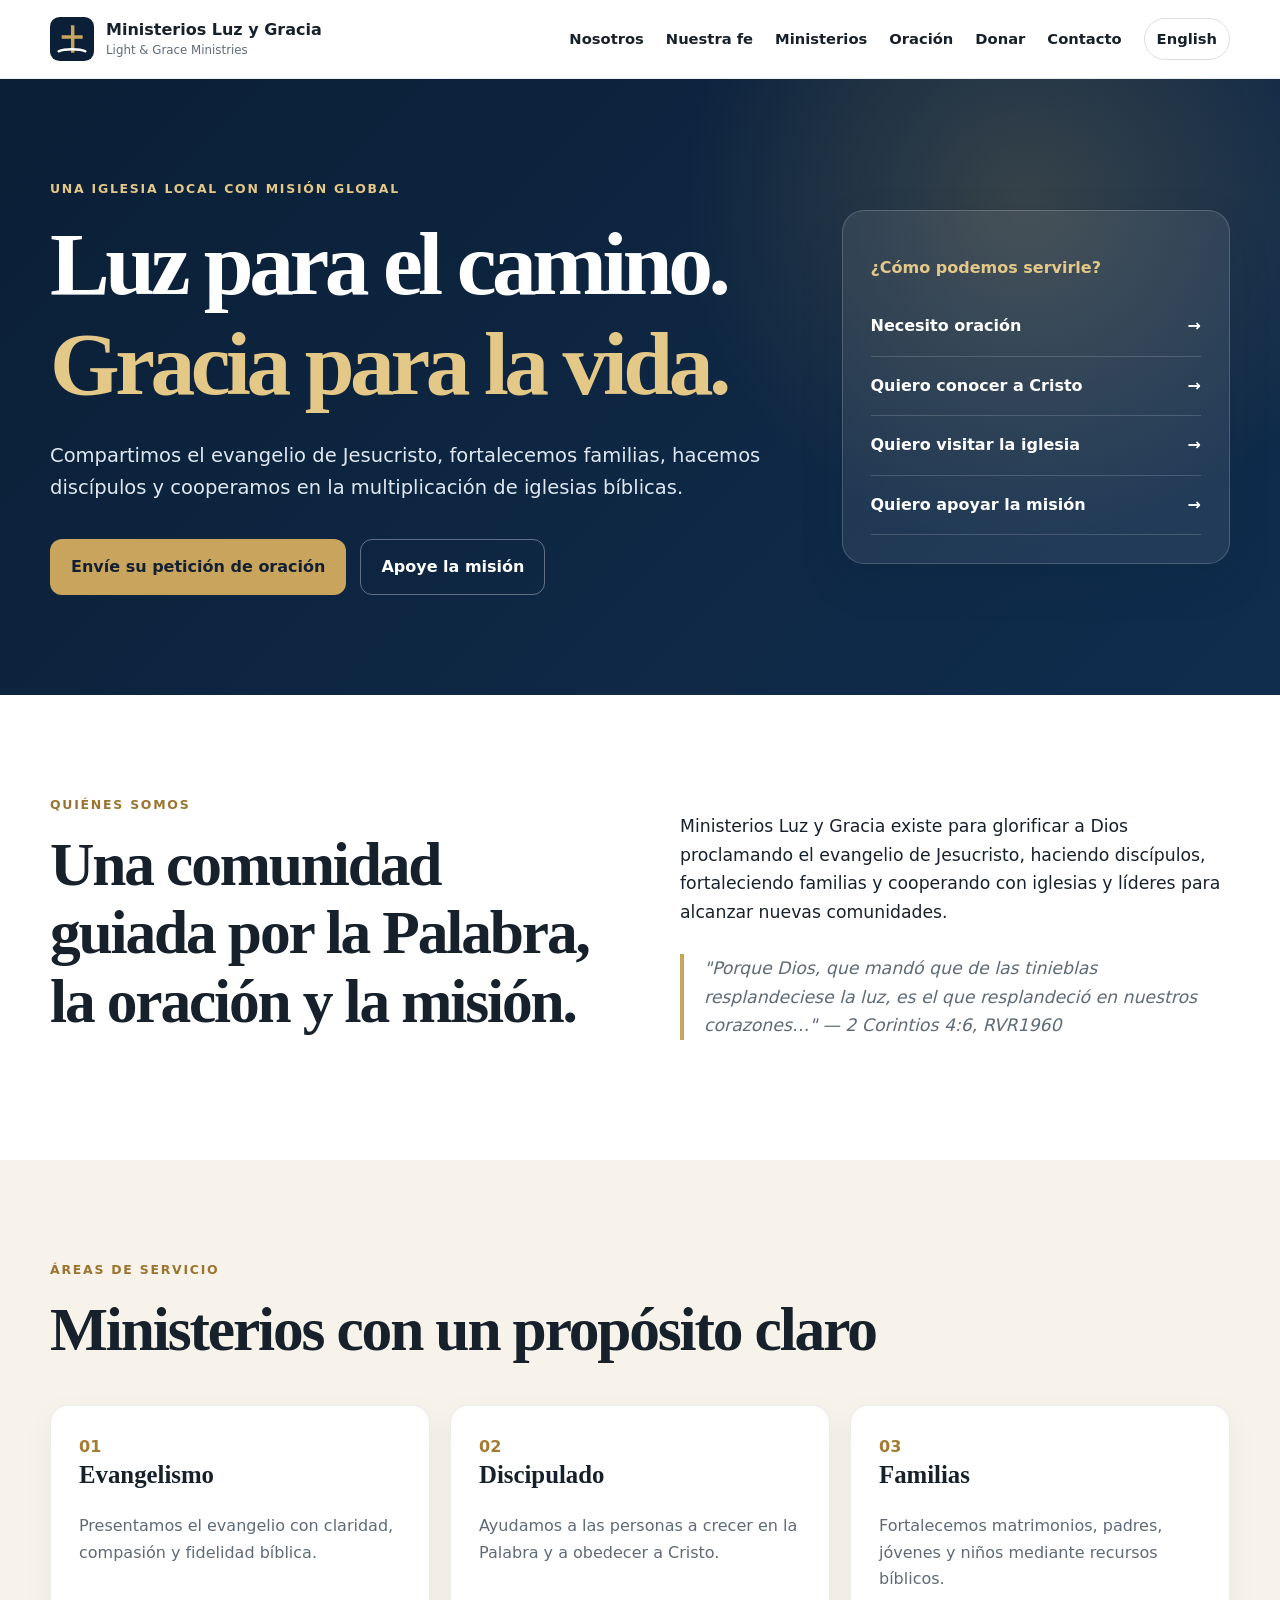
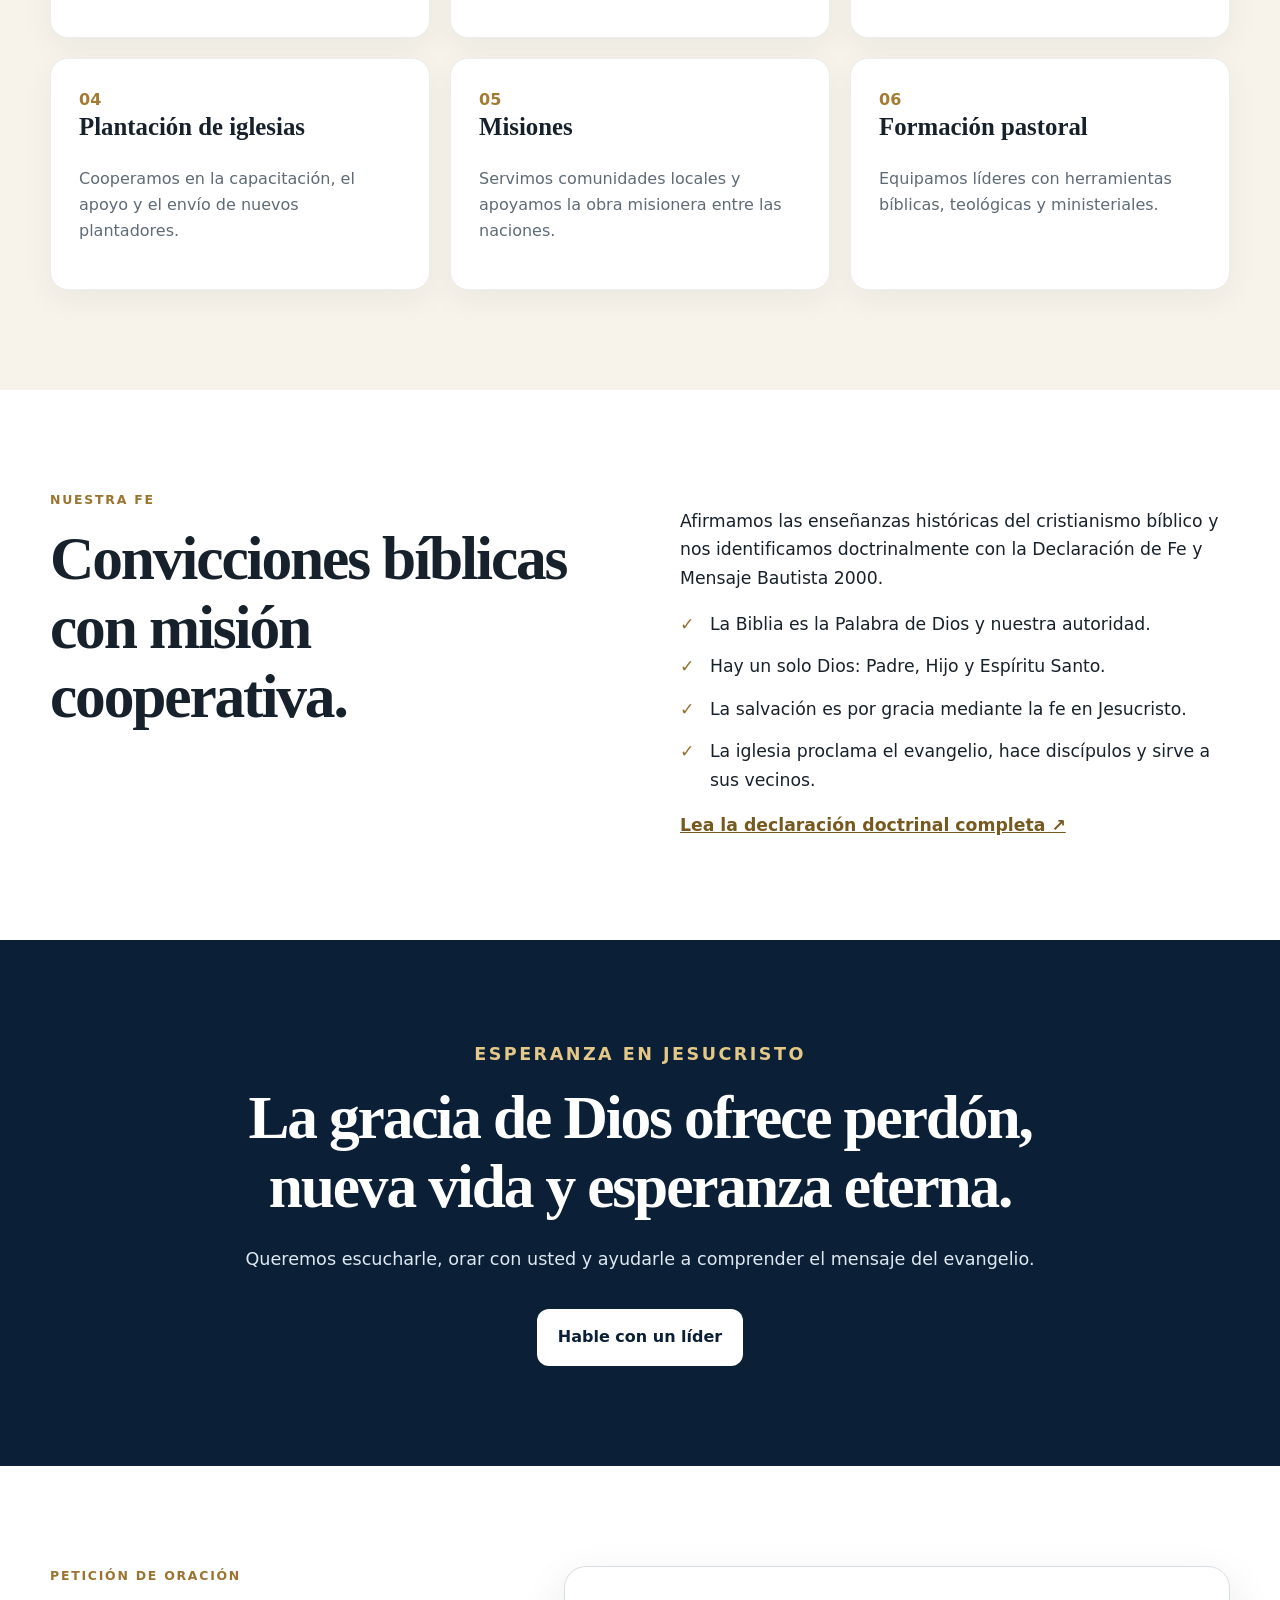
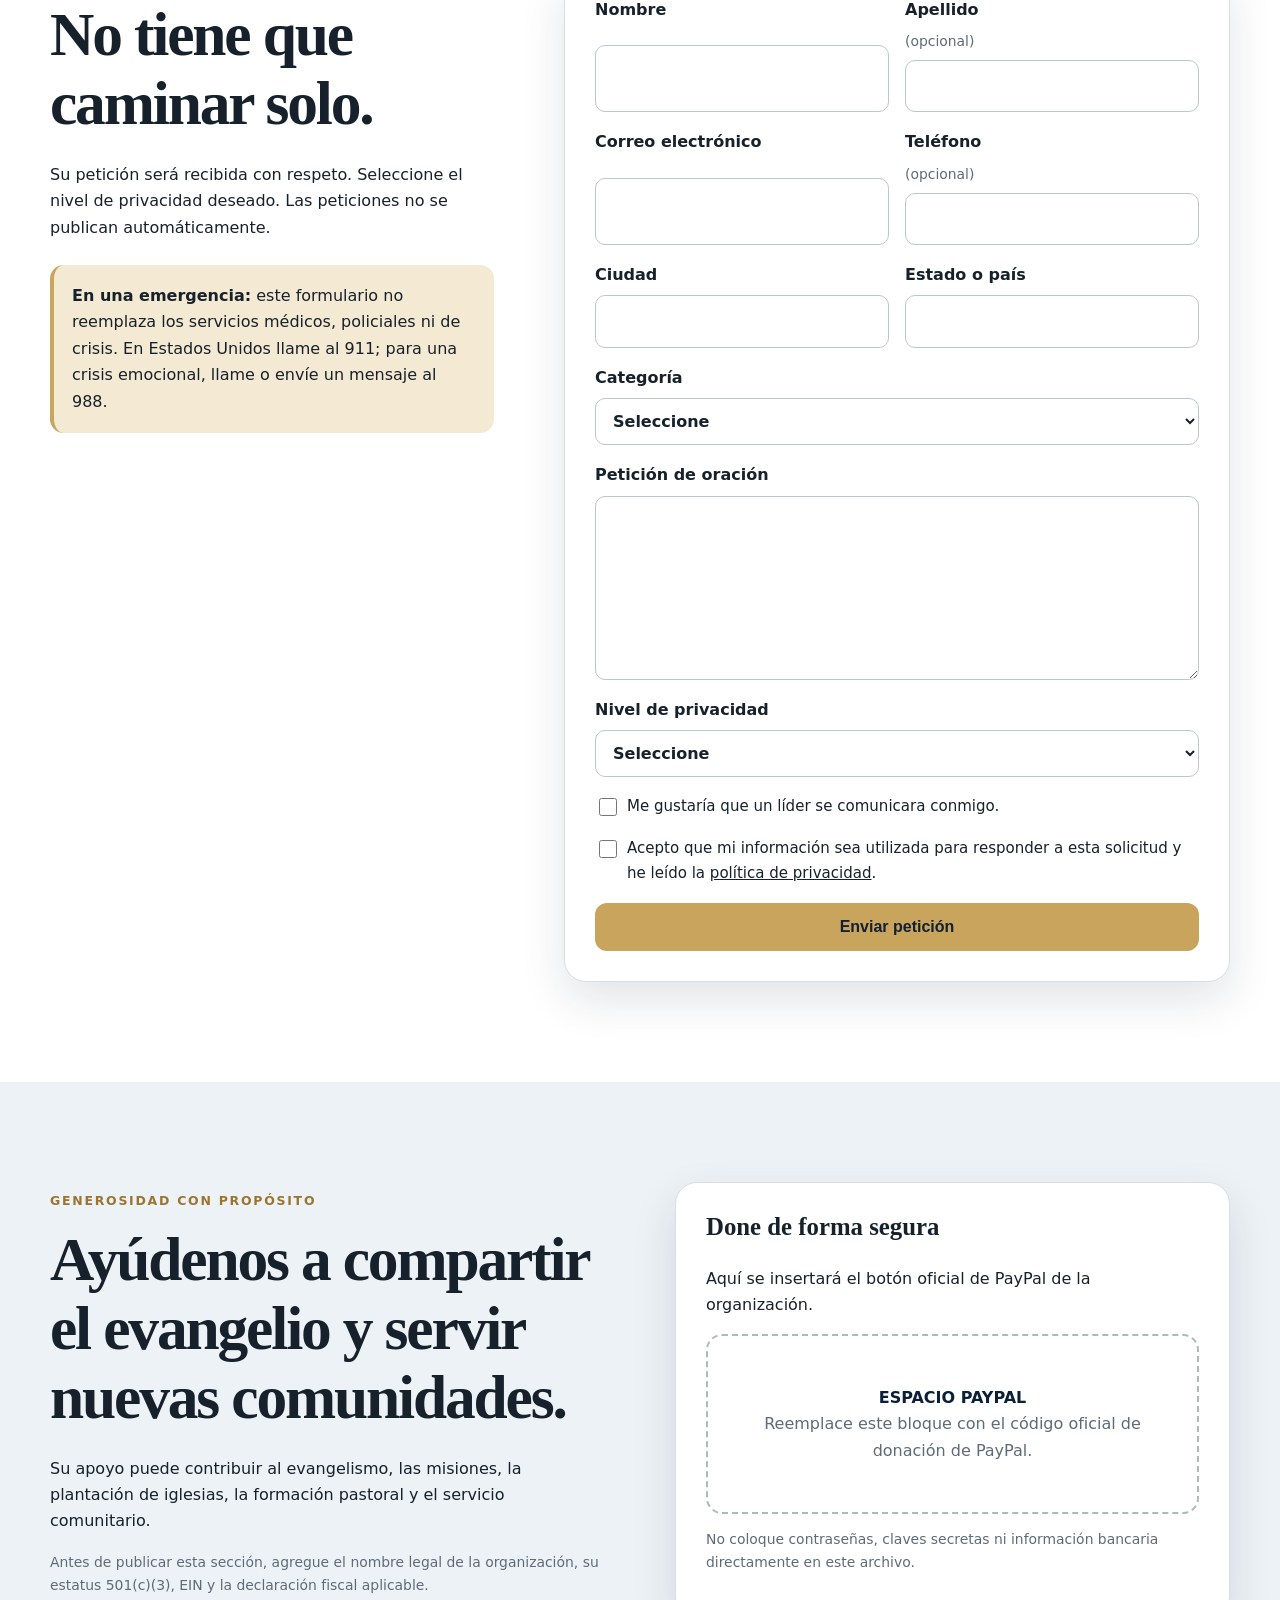
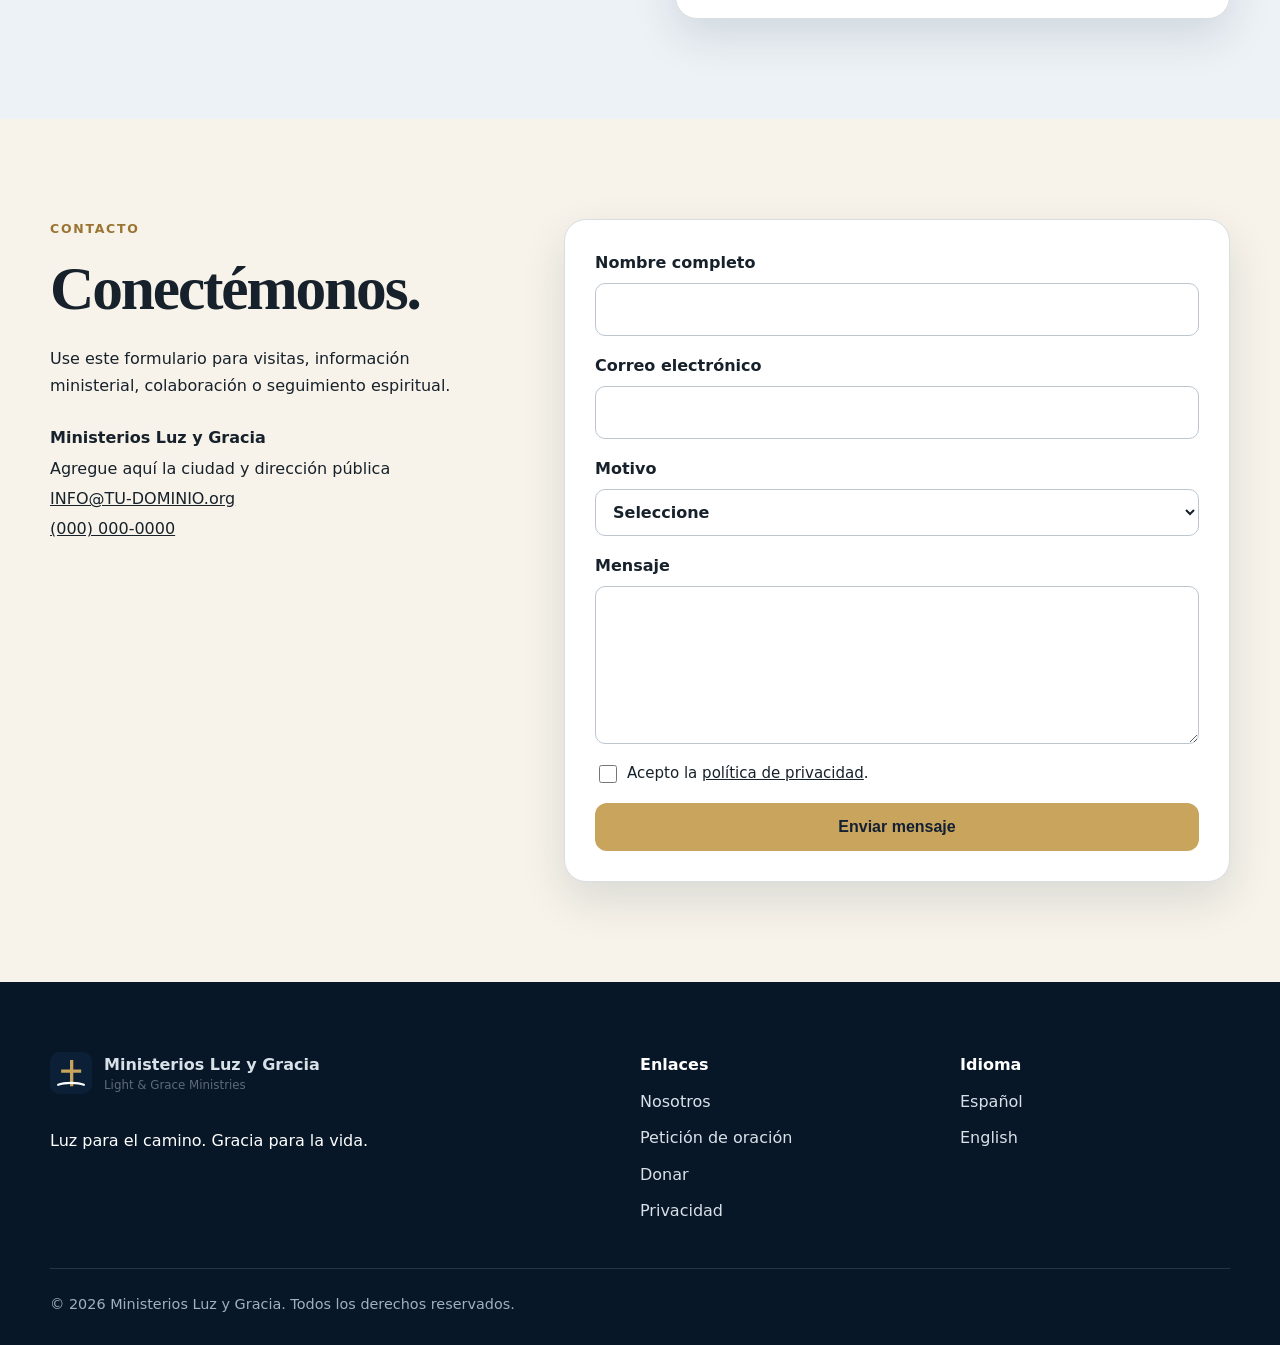
<file: index.html>
<!doctype html>
<html lang="es">
<head>
  <meta charset="utf-8">
  <meta name="viewport" content="width=device-width, initial-scale=1">
  <title>Ministerios Luz y Gracia | Luz para el camino</title>
  <meta name="description" content="Ministerios Luz y Gracia comparte el evangelio, fortalece familias, hace discípulos y recibe peticiones de oración.">
  <meta name="theme-color" content="#0b1f36">
  <link rel="canonical" href="https://TU-DOMINIO.org/">
  <link rel="alternate" hreflang="es" href="https://TU-DOMINIO.org/">
  <link rel="alternate" hreflang="en" href="https://TU-DOMINIO.org/en/">
  <link rel="manifest" href="/manifest.webmanifest">
  <link rel="icon" href="/assets/images/icon.svg" type="image/svg+xml">
  <link rel="stylesheet" href="/assets/css/styles.css">
  <script defer src="/assets/js/main.js"></script>
</head>
<body>
<a class="skip-link" href="#contenido">Ir al contenido</a>

<header class="site-header">
  <div class="container nav-wrap">
    <a class="brand" href="/" aria-label="Ministerios Luz y Gracia, inicio">
      <img src="/assets/images/icon.svg" alt="" width="44" height="44">
      <span><strong>Ministerios Luz y Gracia</strong><small>Light &amp; Grace Ministries</small></span>
    </a>

    <button class="menu-button" type="button" aria-expanded="false" aria-controls="main-nav">
      <span>Menú</span>
    </button>

    <nav id="main-nav" class="main-nav" aria-label="Navegación principal">
      <a href="#nosotros">Nosotros</a>
      <a href="#fe">Nuestra fe</a>
      <a href="#ministerios">Ministerios</a>
      <a href="#oracion">Oración</a>
      <a href="#donar">Donar</a>
      <a href="#contacto">Contacto</a>
      <a class="language-link" href="/en/" lang="en">English</a>
    </nav>
  </div>
</header>

<main id="contenido">
  <section class="hero">
    <div class="container hero-grid">
      <div>
        <p class="eyebrow">Una iglesia local con misión global</p>
        <h1>Luz para el camino.<br><span>Gracia para la vida.</span></h1>
        <p class="hero-copy">Compartimos el evangelio de Jesucristo, fortalecemos familias, hacemos discípulos y cooperamos en la multiplicación de iglesias bíblicas.</p>
        <div class="button-row">
          <a class="button primary" href="#oracion">Envíe su petición de oración</a>
          <a class="button secondary" href="#donar">Apoye la misión</a>
        </div>
      </div>

      <aside class="hero-card" aria-label="Ayuda rápida">
        <p class="card-kicker">¿Cómo podemos servirle?</p>
        <a href="#oracion">Necesito oración <span>→</span></a>
        <a href="#evangelio">Quiero conocer a Cristo <span>→</span></a>
        <a href="#contacto">Quiero visitar la iglesia <span>→</span></a>
        <a href="#donar">Quiero apoyar la misión <span>→</span></a>
      </aside>
    </div>
  </section>

  <section id="nosotros" class="section">
    <div class="container split">
      <div>
        <p class="eyebrow">Quiénes somos</p>
        <h2>Una comunidad guiada por la Palabra, la oración y la misión.</h2>
      </div>
      <div>
        <p>Ministerios Luz y Gracia existe para glorificar a Dios proclamando el evangelio de Jesucristo, haciendo discípulos, fortaleciendo familias y cooperando con iglesias y líderes para alcanzar nuevas comunidades.</p>
        <p class="scripture">"Porque Dios, que mandó que de las tinieblas resplandeciese la luz, es el que resplandeció en nuestros corazones…" — 2 Corintios 4:6, RVR1960</p>
      </div>
    </div>
  </section>

  <section id="ministerios" class="section section-soft">
    <div class="container">
      <p class="eyebrow">Áreas de servicio</p>
      <h2>Ministerios con un propósito claro</h2>
      <div class="cards">
        <article class="card"><span>01</span><h3>Evangelismo</h3><p>Presentamos el evangelio con claridad, compasión y fidelidad bíblica.</p></article>
        <article class="card"><span>02</span><h3>Discipulado</h3><p>Ayudamos a las personas a crecer en la Palabra y a obedecer a Cristo.</p></article>
        <article class="card"><span>03</span><h3>Familias</h3><p>Fortalecemos matrimonios, padres, jóvenes y niños mediante recursos bíblicos.</p></article>
        <article class="card"><span>04</span><h3>Plantación de iglesias</h3><p>Cooperamos en la capacitación, el apoyo y el envío de nuevos plantadores.</p></article>
        <article class="card"><span>05</span><h3>Misiones</h3><p>Servimos comunidades locales y apoyamos la obra misionera entre las naciones.</p></article>
        <article class="card"><span>06</span><h3>Formación pastoral</h3><p>Equipamos líderes con herramientas bíblicas, teológicas y ministeriales.</p></article>
      </div>
    </div>
  </section>

  <section id="fe" class="section faith-section">
    <div class="container split">
      <div>
        <p class="eyebrow">Nuestra fe</p>
        <h2>Convicciones bíblicas con misión cooperativa.</h2>
      </div>
      <div>
        <p>Afirmamos las enseñanzas históricas del cristianismo bíblico y nos identificamos doctrinalmente con la Declaración de Fe y Mensaje Bautista 2000.</p>
        <ul class="check-list">
          <li>La Biblia es la Palabra de Dios y nuestra autoridad.</li>
          <li>Hay un solo Dios: Padre, Hijo y Espíritu Santo.</li>
          <li>La salvación es por gracia mediante la fe en Jesucristo.</li>
          <li>La iglesia proclama el evangelio, hace discípulos y sirve a sus vecinos.</li>
        </ul>
        <a class="text-link" href="https://bfm.sbc.net/bfm2000/" target="_blank" rel="noopener">Lea la declaración doctrinal completa ↗</a>
      </div>
    </div>
  </section>

  <section id="evangelio" class="section gospel-band">
    <div class="container centered">
      <p class="eyebrow">Esperanza en Jesucristo</p>
      <h2>La gracia de Dios ofrece perdón, nueva vida y esperanza eterna.</h2>
      <p>Queremos escucharle, orar con usted y ayudarle a comprender el mensaje del evangelio.</p>
      <a class="button light" href="#contacto">Hable con un líder</a>
    </div>
  </section>

  <section id="oracion" class="section">
    <div class="container form-layout">
      <div>
        <p class="eyebrow">Petición de oración</p>
        <h2>No tiene que caminar solo.</h2>
        <p>Su petición será recibida con respeto. Seleccione el nivel de privacidad deseado. Las peticiones no se publican automáticamente.</p>
        <div class="privacy-note">
          <strong>En una emergencia:</strong> este formulario no reemplaza los servicios médicos, policiales ni de crisis. En Estados Unidos llame al 911; para una crisis emocional, llame o envíe un mensaje al 988.
        </div>
      </div>

      <form class="form-card" name="prayer-request-es" method="POST" action="/gracias/" data-netlify="true" netlify-honeypot="bot-field">
        <input type="hidden" name="form-name" value="prayer-request-es">
        <p class="hidden"><label>No llenar: <input name="bot-field"></label></p>

        <div class="field-grid">
          <label>Nombre
            <input type="text" name="name" autocomplete="given-name" required>
          </label>
          <label>Apellido <span>(opcional)</span>
            <input type="text" name="last-name" autocomplete="family-name">
          </label>
        </div>

        <div class="field-grid">
          <label>Correo electrónico
            <input type="email" name="email" autocomplete="email" required>
          </label>
          <label>Teléfono <span>(opcional)</span>
            <input type="tel" name="phone" autocomplete="tel">
          </label>
        </div>

        <div class="field-grid">
          <label>Ciudad
            <input type="text" name="city" autocomplete="address-level2">
          </label>
          <label>Estado o país
            <input type="text" name="region" autocomplete="address-level1">
          </label>
        </div>

        <label>Categoría
          <select name="category" required>
            <option value="">Seleccione</option>
            <option>Familia</option><option>Salud</option><option>Salvación</option>
            <option>Matrimonio</option><option>Trabajo</option><option>Iglesia</option>
            <option>Duelo</option><option>Orientación espiritual</option><option>Otra necesidad</option>
          </select>
        </label>

        <label>Petición de oración
          <textarea name="request" rows="6" maxlength="2500" required></textarea>
        </label>

        <label>Nivel de privacidad
          <select name="privacy" required>
            <option value="">Seleccione</option>
            <option>Privada: solo el equipo pastoral autorizado</option>
            <option>Compartir anónimamente con el equipo de oración</option>
            <option>Autorizo publicación sin mi identidad</option>
          </select>
        </label>

        <label class="checkbox">
          <input type="checkbox" name="follow-up" value="Sí">
          <span>Me gustaría que un líder se comunicara conmigo.</span>
        </label>
        <label class="checkbox">
          <input type="checkbox" name="consent" value="Aceptado" required>
          <span>Acepto que mi información sea utilizada para responder a esta solicitud y he leído la <a href="/privacidad/">política de privacidad</a>.</span>
        </label>

        <button class="button primary full" type="submit">Enviar petición</button>
      </form>
    </div>
  </section>

  <section id="donar" class="section donation-section">
    <div class="container donation-grid">
      <div>
        <p class="eyebrow">Generosidad con propósito</p>
        <h2>Ayúdenos a compartir el evangelio y servir nuevas comunidades.</h2>
        <p>Su apoyo puede contribuir al evangelismo, las misiones, la plantación de iglesias, la formación pastoral y el servicio comunitario.</p>
        <p class="fine-print">Antes de publicar esta sección, agregue el nombre legal de la organización, su estatus 501(c)(3), EIN y la declaración fiscal aplicable.</p>
      </div>
      <div class="donation-box">
        <h3>Done de forma segura</h3>
        <p>Aquí se insertará el botón oficial de PayPal de la organización.</p>
        <div id="paypal-donate-button-container" class="paypal-placeholder">
          <strong>ESPACIO PAYPAL</strong>
          <span>Reemplace este bloque con el código oficial de donación de PayPal.</span>
        </div>
        <p class="fine-print">No coloque contraseñas, claves secretas ni información bancaria directamente en este archivo.</p>
      </div>
    </div>
  </section>

  <section id="contacto" class="section section-soft">
    <div class="container form-layout">
      <div>
        <p class="eyebrow">Contacto</p>
        <h2>Conectémonos.</h2>
        <p>Use este formulario para visitas, información ministerial, colaboración o seguimiento espiritual.</p>
        <address>
          <strong>Ministerios Luz y Gracia</strong><br>
          Agregue aquí la ciudad y dirección pública<br>
          <a href="mailto:INFO@TU-DOMINIO.org">INFO@TU-DOMINIO.org</a><br>
          <a href="tel:+10000000000">(000) 000-0000</a>
        </address>
      </div>

      <form class="form-card" name="contact-es" method="POST" action="/gracias/" data-netlify="true" netlify-honeypot="bot-field">
        <input type="hidden" name="form-name" value="contact-es">
        <p class="hidden"><label>No llenar: <input name="bot-field"></label></p>
        <label>Nombre completo
          <input type="text" name="name" autocomplete="name" required>
        </label>
        <label>Correo electrónico
          <input type="email" name="email" autocomplete="email" required>
        </label>
        <label>Motivo
          <select name="reason" required>
            <option value="">Seleccione</option>
            <option>Visitar la iglesia</option>
            <option>Conocer más sobre Cristo</option>
            <option>Colaboración ministerial</option>
            <option>Información general</option>
          </select>
        </label>
        <label>Mensaje
          <textarea name="message" rows="5" maxlength="2000" required></textarea>
        </label>
        <label class="checkbox">
          <input type="checkbox" name="consent" value="Aceptado" required>
          <span>Acepto la <a href="/privacidad/">política de privacidad</a>.</span>
        </label>
        <button class="button primary full" type="submit">Enviar mensaje</button>
      </form>
    </div>
  </section>
</main>

<footer class="site-footer">
  <div class="container footer-grid">
    <div>
      <a class="brand footer-brand" href="/">
        <img src="/assets/images/icon.svg" alt="" width="42" height="42">
        <span><strong>Ministerios Luz y Gracia</strong><small>Light &amp; Grace Ministries</small></span>
      </a>
      <p>Luz para el camino. Gracia para la vida.</p>
    </div>
    <div>
      <strong>Enlaces</strong>
      <a href="#nosotros">Nosotros</a>
      <a href="#oracion">Petición de oración</a>
      <a href="#donar">Donar</a>
      <a href="/privacidad/">Privacidad</a>
    </div>
    <div>
      <strong>Idioma</strong>
      <a href="/" lang="es">Español</a>
      <a href="/en/" lang="en">English</a>
    </div>
  </div>
  <div class="container legal">© <span id="year"></span> Ministerios Luz y Gracia. Todos los derechos reservados.</div>
</footer>
</body>
</html>
</file>
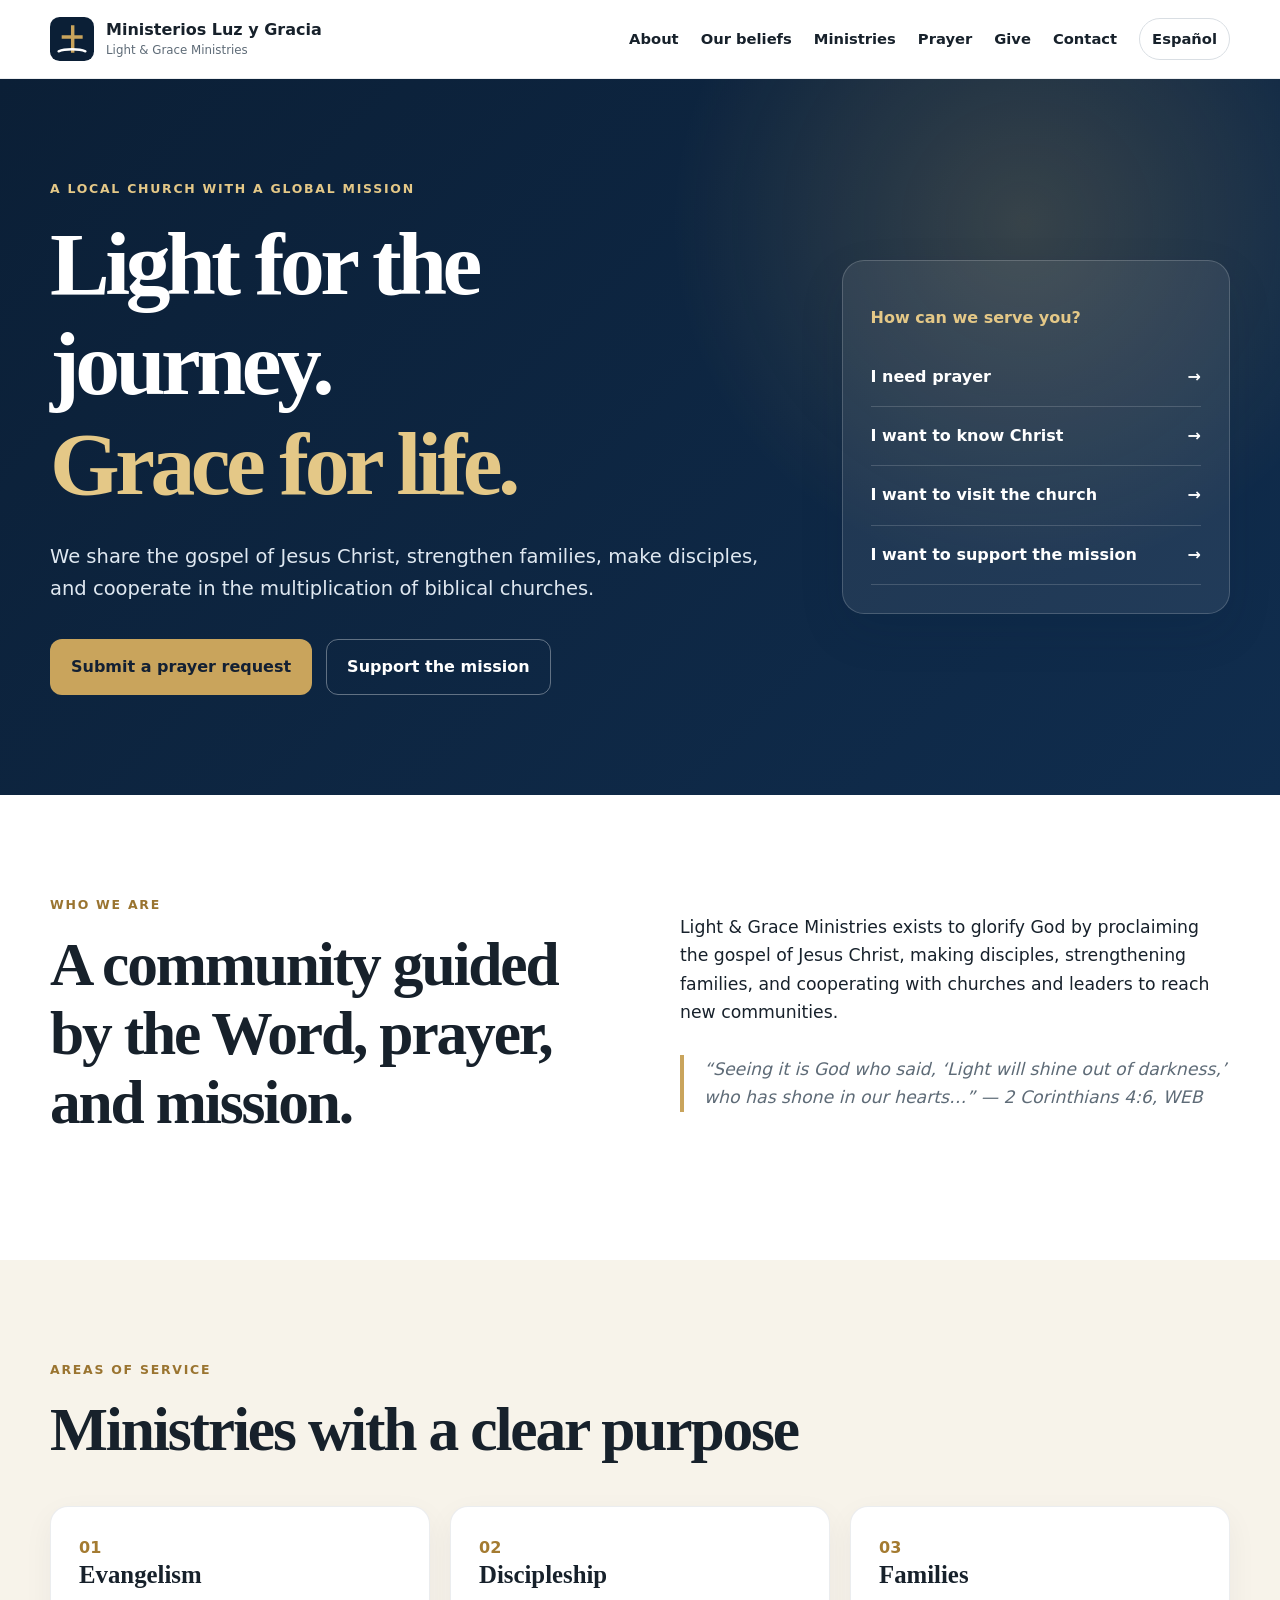
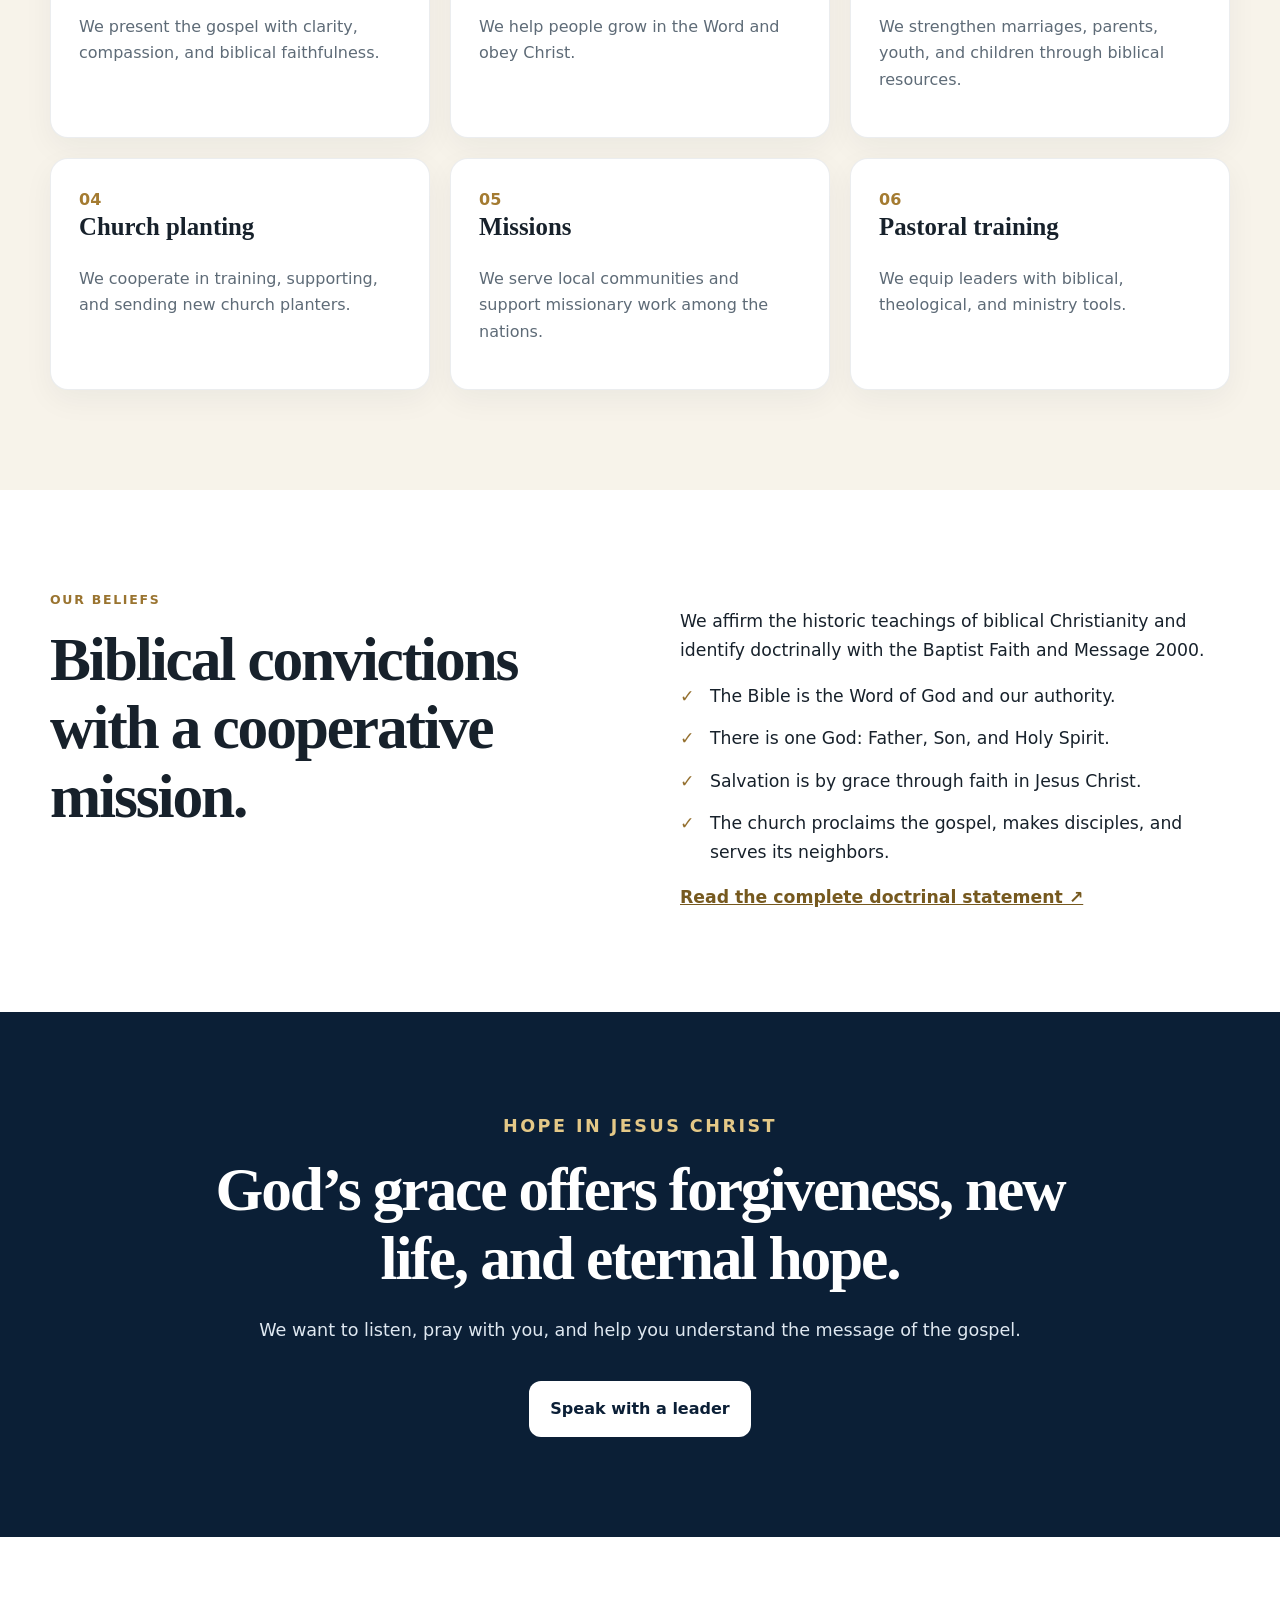
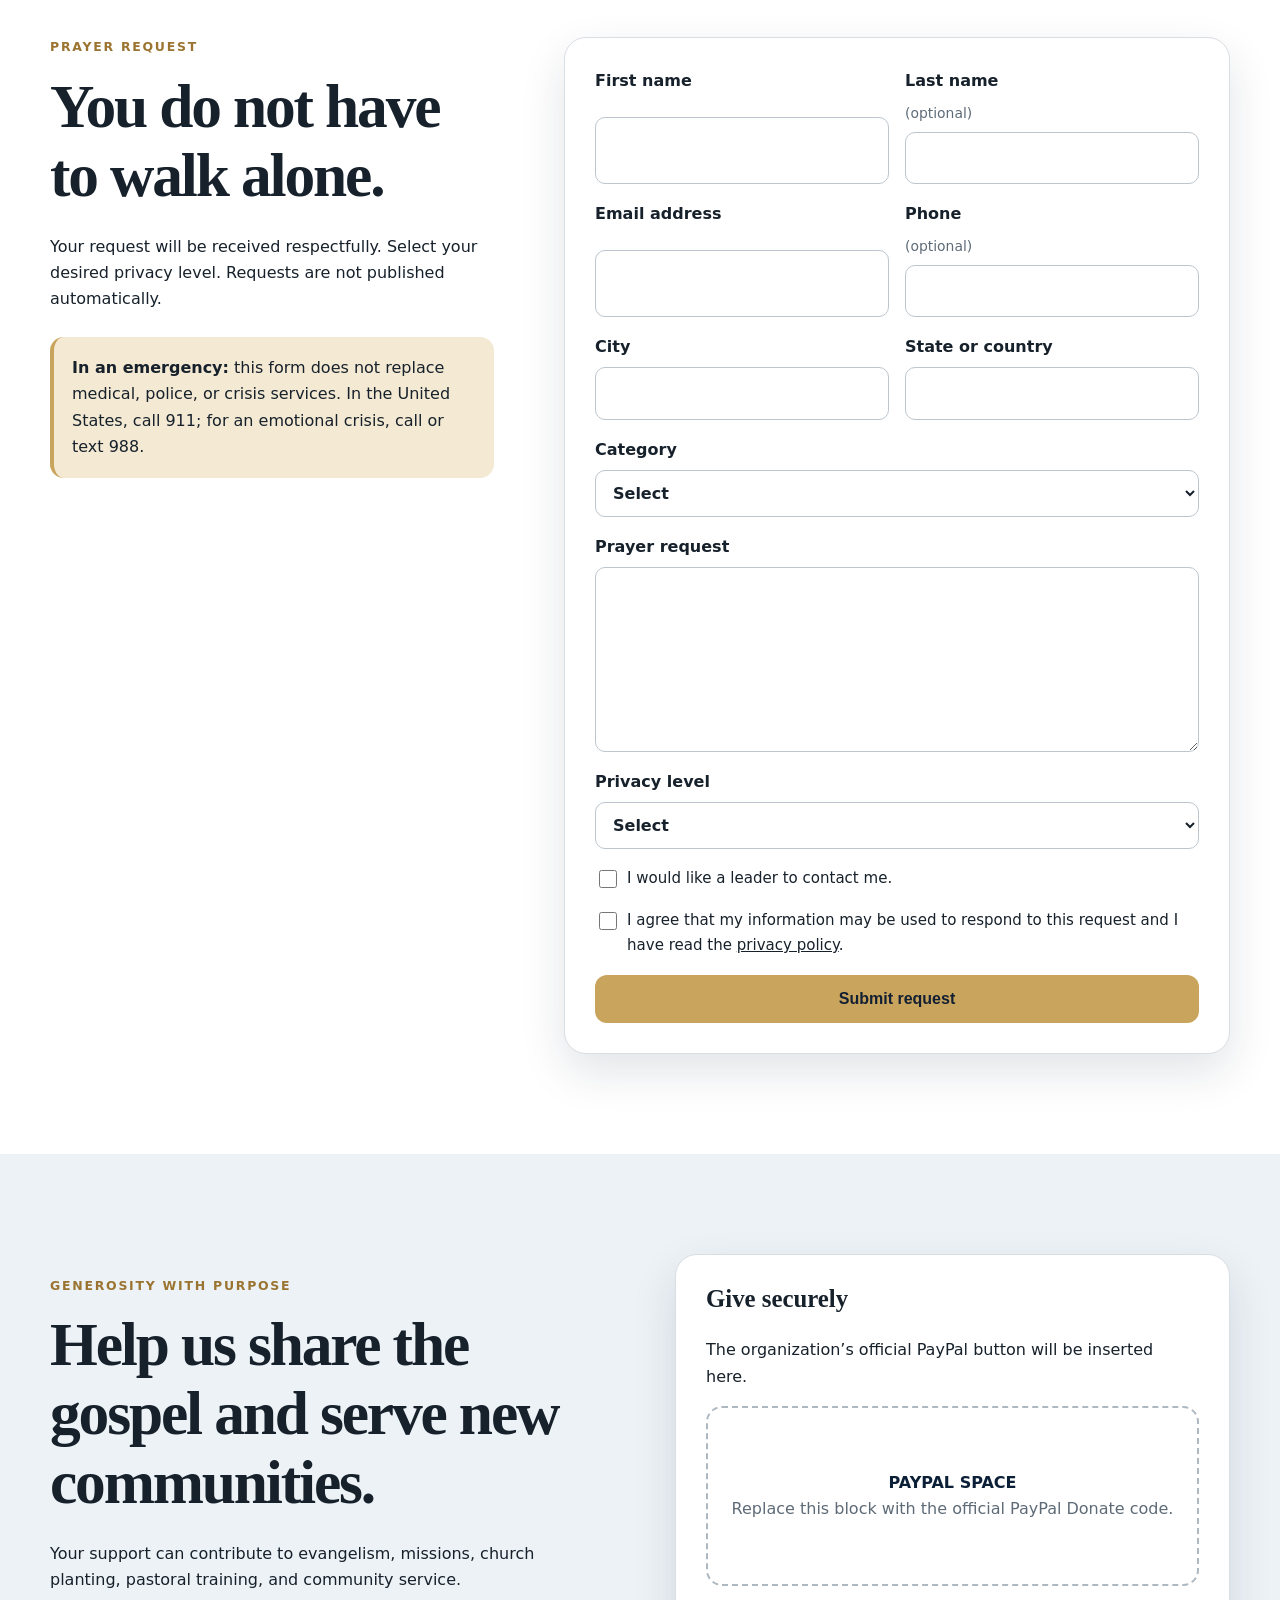
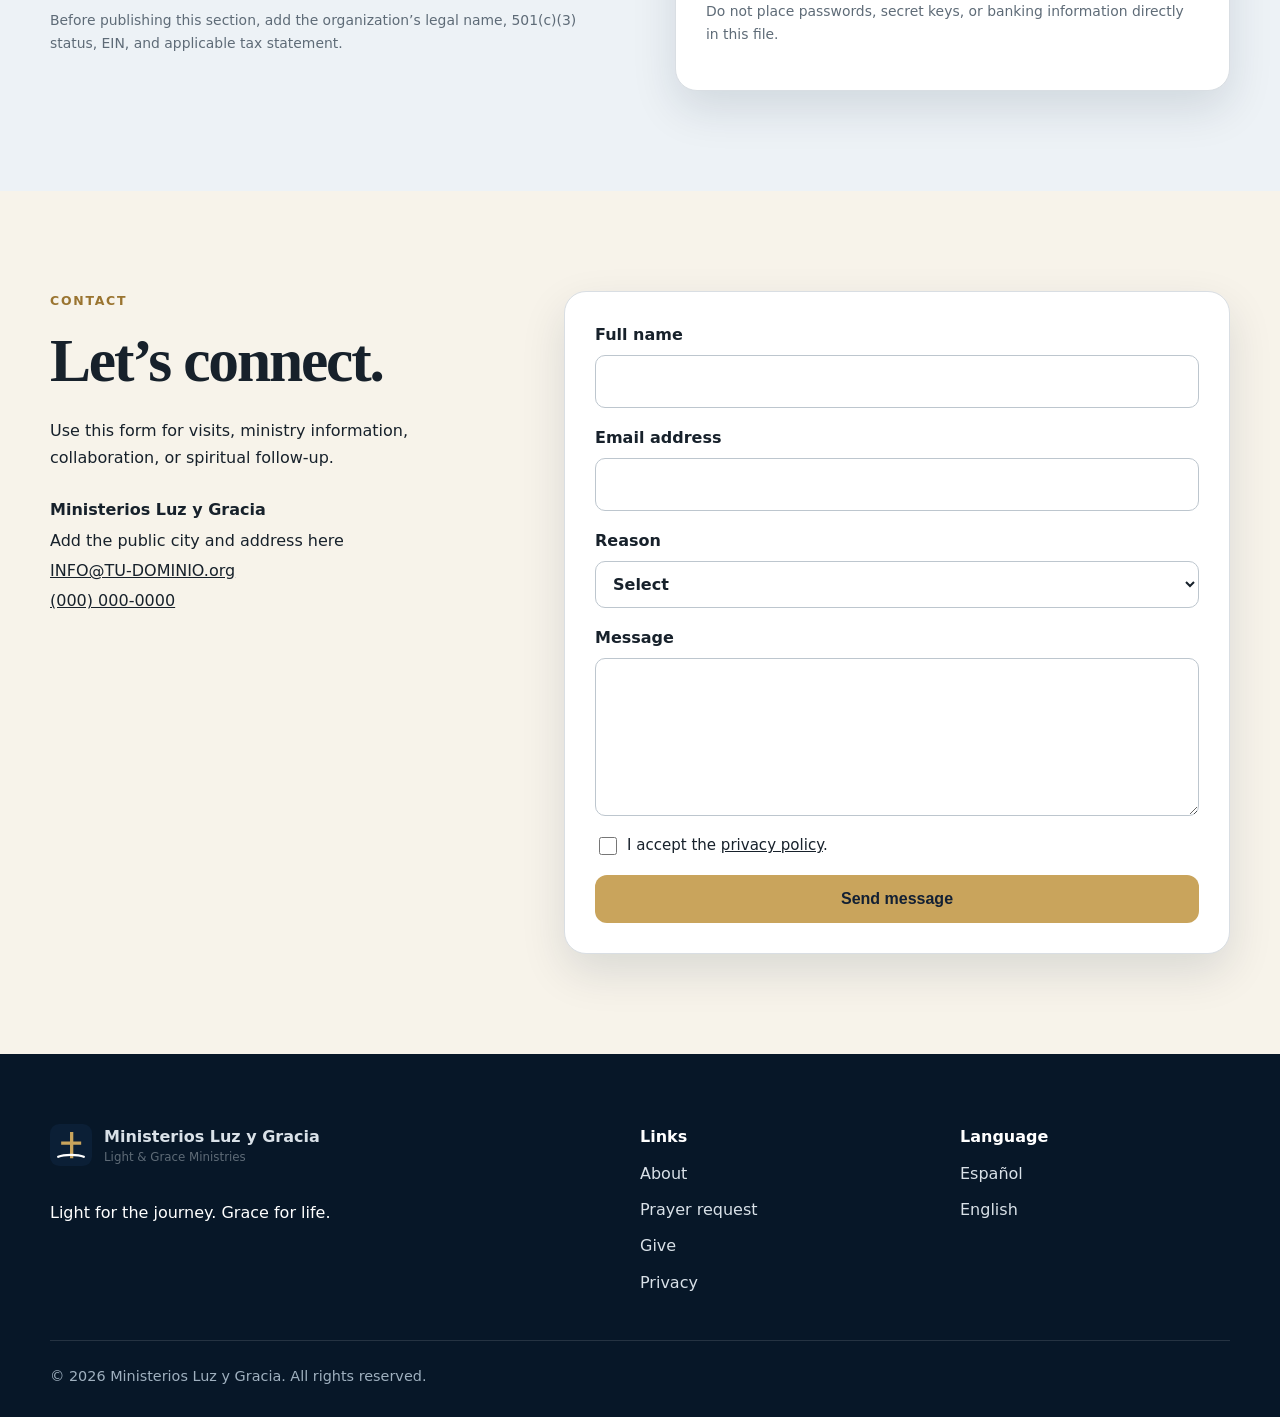
<file: en/index.html>
<!doctype html>
<html lang="en">
<head>
  <meta charset="utf-8">
  <meta name="viewport" content="width=device-width, initial-scale=1">
  <title>Light & Grace Ministries | Light for the journey</title>
  <meta name="description" content="Light & Grace Ministries shares the gospel, strengthens families, makes disciples, and receives prayer requests.">
  <meta name="theme-color" content="#0b1f36">
  <link rel="canonical" href="https://TU-DOMINIO.org/en/">
  <link rel="alternate" hreflang="es" href="https://TU-DOMINIO.org/">
  <link rel="alternate" hreflang="en" href="https://TU-DOMINIO.org/en/">
  <link rel="manifest" href="/manifest.webmanifest">
  <link rel="icon" href="/assets/images/icon.svg" type="image/svg+xml">
  <link rel="stylesheet" href="/assets/css/styles.css">
  <script defer src="/assets/js/main.js"></script>
</head>
<body>
<a class="skip-link" href="#contenido">Skip to content</a>

<header class="site-header">
  <div class="container nav-wrap">
    <a class="brand" href="/en/" aria-label="Light & Grace Ministries, home">
      <img src="/assets/images/icon.svg" alt="" width="44" height="44">
      <span><strong>Ministerios Luz y Gracia</strong><small>Light & Grace Ministries</small></span>
    </a>

    <button class="menu-button" type="button" aria-expanded="false" aria-controls="main-nav">
      <span>Menu</span>
    </button>

    <nav id="main-nav" class="main-nav" aria-label="Main navigation">
      <a href="#nosotros">About</a>
      <a href="#fe">Our beliefs</a>
      <a href="#ministerios">Ministries</a>
      <a href="#oracion">Prayer</a>
      <a href="#donar">Give</a>
      <a href="#contacto">Contact</a>
      <a class="language-link" href="/" lang="es">Español</a>
    </nav>
  </div>
</header>

<main id="contenido">
  <section class="hero">
    <div class="container hero-grid">
      <div>
        <p class="eyebrow">A local church with a global mission</p>
        <h1>Light for the journey.<br><span>Grace for life.</span></h1>
        <p class="hero-copy">We share the gospel of Jesus Christ, strengthen families, make disciples, and cooperate in the multiplication of biblical churches.</p>
        <div class="button-row">
          <a class="button primary" href="#oracion">Submit a prayer request</a>
          <a class="button secondary" href="#donar">Support the mission</a>
        </div>
      </div>

      <aside class="hero-card" aria-label="Ayuda rápida">
        <p class="card-kicker">How can we serve you?</p>
        <a href="#oracion">I need prayer <span>→</span></a>
        <a href="#evangelio">I want to know Christ <span>→</span></a>
        <a href="#contacto">I want to visit the church <span>→</span></a>
        <a href="#donar">I want to support the mission <span>→</span></a>
      </aside>
    </div>
  </section>

  <section id="nosotros" class="section">
    <div class="container split">
      <div>
        <p class="eyebrow">Who we are</p>
        <h2>A community guided by the Word, prayer, and mission.</h2>
      </div>
      <div>
        <p>Light & Grace Ministries exists to glorify God by proclaiming the gospel of Jesus Christ, making disciples, strengthening families, and cooperating with churches and leaders to reach new communities.</p>
        <p class="scripture">“Seeing it is God who said, ‘Light will shine out of darkness,’ who has shone in our hearts…” — 2 Corinthians 4:6, WEB</p>
      </div>
    </div>
  </section>

  <section id="ministerios" class="section section-soft">
    <div class="container">
      <p class="eyebrow">Areas of service</p>
      <h2>Ministries with a clear purpose</h2>
      <div class="cards">
        <article class="card"><span>01</span><h3>Evangelism</h3><p>We present the gospel with clarity, compassion, and biblical faithfulness.</p></article>
        <article class="card"><span>02</span><h3>Discipleship</h3><p>We help people grow in the Word and obey Christ.</p></article>
        <article class="card"><span>03</span><h3>Families</h3><p>We strengthen marriages, parents, youth, and children through biblical resources.</p></article>
        <article class="card"><span>04</span><h3>Church planting</h3><p>We cooperate in training, supporting, and sending new church planters.</p></article>
        <article class="card"><span>05</span><h3>Missions</h3><p>We serve local communities and support missionary work among the nations.</p></article>
        <article class="card"><span>06</span><h3>Pastoral training</h3><p>We equip leaders with biblical, theological, and ministry tools.</p></article>
      </div>
    </div>
  </section>

  <section id="fe" class="section faith-section">
    <div class="container split">
      <div>
        <p class="eyebrow">Our beliefs</p>
        <h2>Biblical convictions with a cooperative mission.</h2>
      </div>
      <div>
        <p>We affirm the historic teachings of biblical Christianity and identify doctrinally with the Baptist Faith and Message 2000.</p>
        <ul class="check-list">
          <li>The Bible is the Word of God and our authority.</li>
          <li>There is one God: Father, Son, and Holy Spirit.</li>
          <li>Salvation is by grace through faith in Jesus Christ.</li>
          <li>The church proclaims the gospel, makes disciples, and serves its neighbors.</li>
        </ul>
        <a class="text-link" href="https://bfm.sbc.net/bfm2000/" target="_blank" rel="noopener">Read the complete doctrinal statement ↗</a>
      </div>
    </div>
  </section>

  <section id="evangelio" class="section gospel-band">
    <div class="container centered">
      <p class="eyebrow">Hope in Jesus Christ</p>
      <h2>God’s grace offers forgiveness, new life, and eternal hope.</h2>
      <p>We want to listen, pray with you, and help you understand the message of the gospel.</p>
      <a class="button light" href="#contacto">Speak with a leader</a>
    </div>
  </section>

  <section id="oracion" class="section">
    <div class="container form-layout">
      <div>
        <p class="eyebrow">Prayer request</p>
        <h2>You do not have to walk alone.</h2>
        <p>Your request will be received respectfully. Select your desired privacy level. Requests are not published automatically.</p>
        <div class="privacy-note">
          <strong>In an emergency:</strong> this form does not replace medical, police, or crisis services. In the United States, call 911; for an emotional crisis, call or text 988.
        </div>
      </div>

      <form class="form-card" name="prayer-request-en" method="POST" action="/en/thank-you/" data-netlify="true" netlify-honeypot="bot-field">
        <input type="hidden" name="form-name" value="prayer-request-en">
        <p class="hidden"><label>Do not fill: <input name="bot-field"></label></p>

        <div class="field-grid">
          <label>First name
            <input type="text" name="name" autocomplete="given-name" required>
          </label>
          <label>Last name <span>(optional)</span>
            <input type="text" name="last-name" autocomplete="family-name">
          </label>
        </div>

        <div class="field-grid">
          <label>Email address
            <input type="email" name="email" autocomplete="email" required>
          </label>
          <label>Phone <span>(optional)</span>
            <input type="tel" name="phone" autocomplete="tel">
          </label>
        </div>

        <div class="field-grid">
          <label>City
            <input type="text" name="city" autocomplete="address-level2">
          </label>
          <label>State or country
            <input type="text" name="region" autocomplete="address-level1">
          </label>
        </div>

        <label>Category
          <select name="category" required>
            <option value="">Select</option>
            <option>Family</option><option>Health</option><option>Salvation</option>
            <option>Marriage</option><option>Work</option><option>Church</option>
            <option>Grief</option><option>Spiritual guidance</option><option>Other need</option>
          </select>
        </label>

        <label>Prayer request
          <textarea name="request" rows="6" maxlength="2500" required></textarea>
        </label>

        <label>Privacy level
          <select name="privacy" required>
            <option value="">Select</option>
            <option>Private: authorized pastoral team only</option>
            <option>Share anonymously with the prayer team</option>
            <option>I authorize publication without my identity</option>
          </select>
        </label>

        <label class="checkbox">
          <input type="checkbox" name="follow-up" value="Sí">
          <span>I would like a leader to contact me.</span>
        </label>
        <label class="checkbox">
          <input type="checkbox" name="consent" value="Aceptado" required>
          <span>I agree that my information may be used to respond to this request and I have read the <a href="/en/privacy/">privacy policy</a>.</span>
        </label>

        <button class="button primary full" type="submit">Submit request</button>
      </form>
    </div>
  </section>

  <section id="donar" class="section donation-section">
    <div class="container donation-grid">
      <div>
        <p class="eyebrow">Generosity with purpose</p>
        <h2>Help us share the gospel and serve new communities.</h2>
        <p>Your support can contribute to evangelism, missions, church planting, pastoral training, and community service.</p>
        <p class="fine-print">Before publishing this section, add the organization’s legal name, 501(c)(3) status, EIN, and applicable tax statement.</p>
      </div>
      <div class="donation-box">
        <h3>Give securely</h3>
        <p>The organization’s official PayPal button will be inserted here.</p>
        <div id="paypal-donate-button-container" class="paypal-placeholder">
          <strong>PAYPAL SPACE</strong>
          <span>Replace this block with the official PayPal Donate code.</span>
        </div>
        <p class="fine-print">Do not place passwords, secret keys, or banking information directly in this file.</p>
      </div>
    </div>
  </section>

  <section id="contacto" class="section section-soft">
    <div class="container form-layout">
      <div>
        <p class="eyebrow">Contact</p>
        <h2>Let’s connect.</h2>
        <p>Use this form for visits, ministry information, collaboration, or spiritual follow-up.</p>
        <address>
          <strong>Ministerios Luz y Gracia</strong><br>
          Add the public city and address here<br>
          <a href="mailto:INFO@TU-DOMINIO.org">INFO@TU-DOMINIO.org</a><br>
          <a href="tel:+10000000000">(000) 000-0000</a>
        </address>
      </div>

      <form class="form-card" name="contact-en" method="POST" action="/en/thank-you/" data-netlify="true" netlify-honeypot="bot-field">
        <input type="hidden" name="form-name" value="contact-en">
        <p class="hidden"><label>Do not fill: <input name="bot-field"></label></p>
        <label>Full name
          <input type="text" name="name" autocomplete="name" required>
        </label>
        <label>Email address
          <input type="email" name="email" autocomplete="email" required>
        </label>
        <label>Reason
          <select name="reason" required>
            <option value="">Select</option>
            <option>Visit the church</option>
            <option>Learn more about Christ</option>
            <option>Ministry collaboration</option>
            <option>General information</option>
          </select>
        </label>
        <label>Message
          <textarea name="message" rows="5" maxlength="2000" required></textarea>
        </label>
        <label class="checkbox">
          <input type="checkbox" name="consent" value="Aceptado" required>
          <span>I accept the <a href="/en/privacy/">privacy policy</a>.</span>
        </label>
        <button class="button primary full" type="submit">Send message</button>
      </form>
    </div>
  </section>
</main>

<footer class="site-footer">
  <div class="container footer-grid">
    <div>
      <a class="brand footer-brand" href="/en/">
        <img src="/assets/images/icon.svg" alt="" width="42" height="42">
        <span><strong>Ministerios Luz y Gracia</strong><small>Light & Grace Ministries</small></span>
      </a>
      <p>Light for the journey. Grace for life.</p>
    </div>
    <div>
      <strong>Links</strong>
      <a href="#nosotros">About</a>
      <a href="#oracion">Prayer request</a>
      <a href="#donar">Give</a>
      <a href="/en/privacy/">Privacy</a>
    </div>
    <div>
      <strong>Language</strong>
      <a href="/" lang="es">Español</a>
      <a href="/en/">English</a>
    </div>
  </div>
  <div class="container legal">© <span id="year"></span> Ministerios Luz y Gracia. All rights reserved.</div>
</footer>
</body>
</html>
</file>
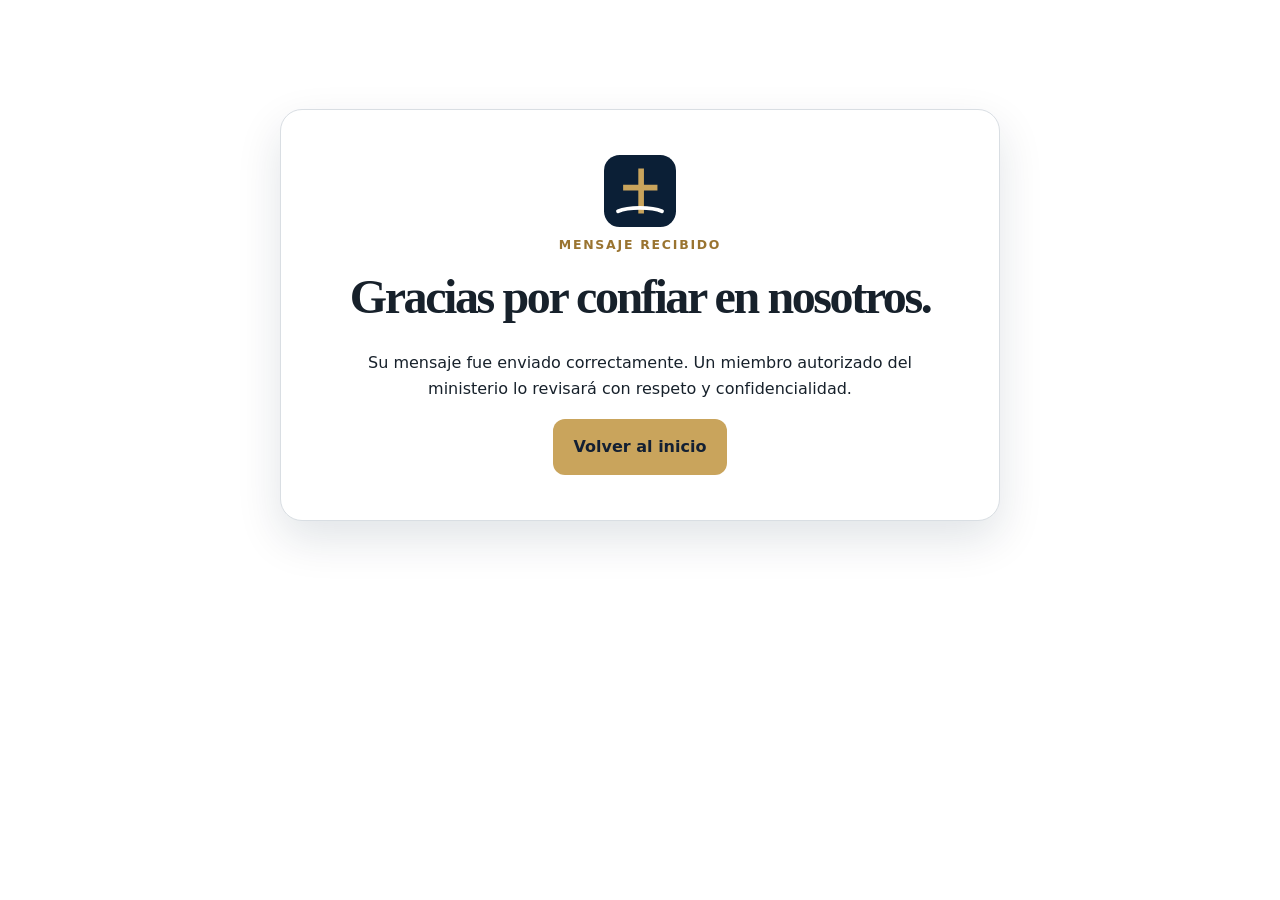
<file: gracias/index.html>
<!doctype html><html lang="es"><head><meta charset="utf-8"><meta name="viewport" content="width=device-width,initial-scale=1"><title>Mensaje recibido | Ministerios Luz y Gracia</title><link rel="stylesheet" href="/assets/css/styles.css"></head><body><main class="simple-page"><div class="container simple-card"><img src="/assets/images/icon.svg" width="72" alt=""><p class="eyebrow">Mensaje recibido</p><h1 style="font-size:3rem">Gracias por confiar en nosotros.</h1><p>Su mensaje fue enviado correctamente. Un miembro autorizado del ministerio lo revisará con respeto y confidencialidad.</p><a class="button primary" href="/">Volver al inicio</a></div></main></body></html>
</file>
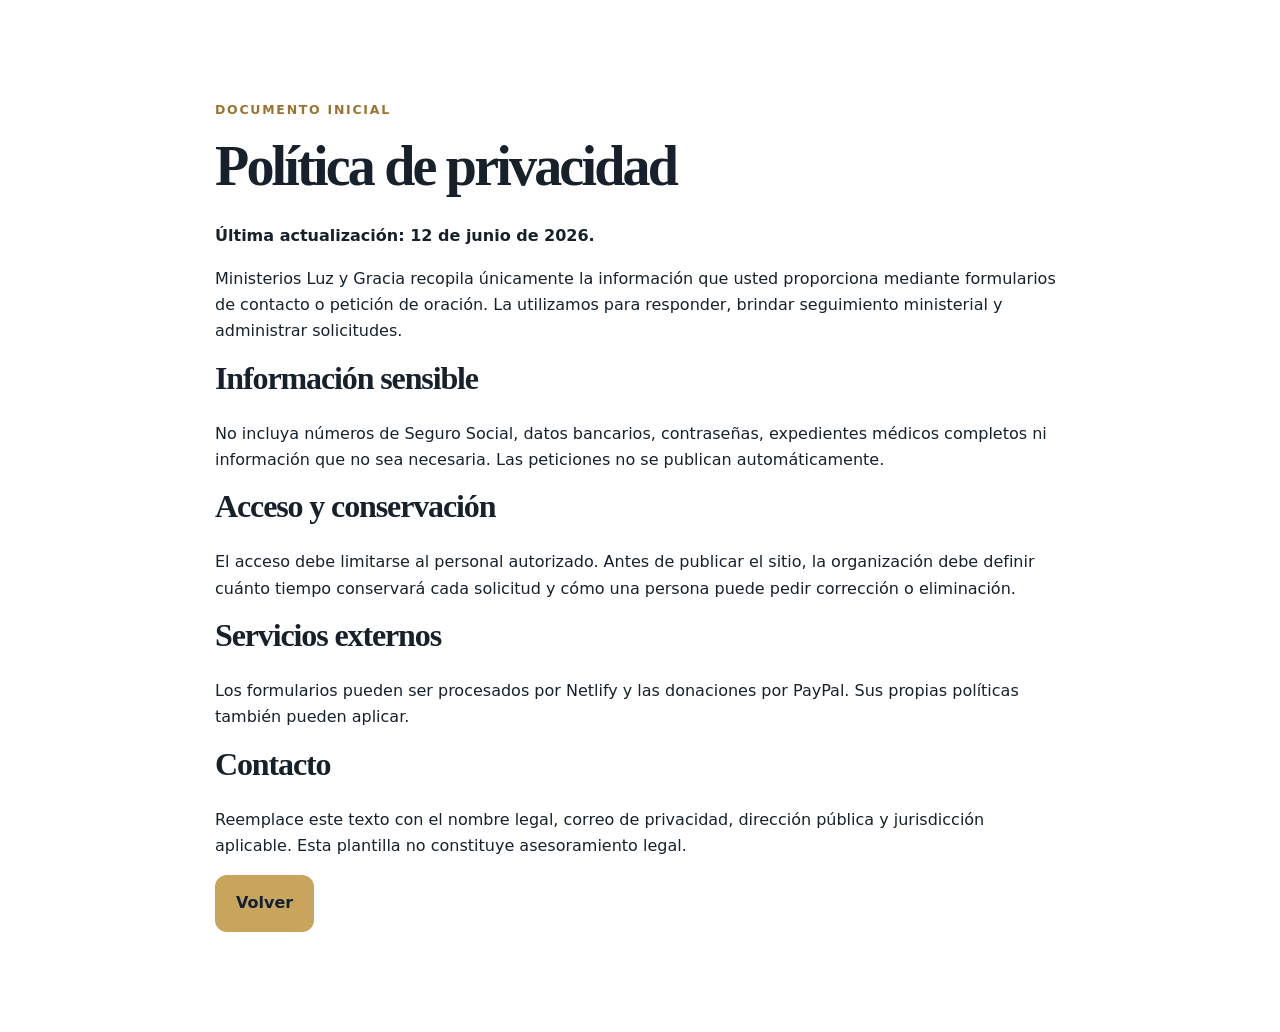
<file: privacidad/index.html>
<!doctype html><html lang="es"><head><meta charset="utf-8"><meta name="viewport" content="width=device-width,initial-scale=1"><title>Privacidad | Ministerios Luz y Gracia</title><link rel="stylesheet" href="/assets/css/styles.css"></head><body><main class="section"><article class="container" style="max-width:850px"><p class="eyebrow">Documento inicial</p><h1 style="font-size:3.5rem">Política de privacidad</h1><p><strong>Última actualización: 12 de junio de 2026.</strong></p><p>Ministerios Luz y Gracia recopila únicamente la información que usted proporciona mediante formularios de contacto o petición de oración. La utilizamos para responder, brindar seguimiento ministerial y administrar solicitudes.</p><h2 style="font-size:2rem">Información sensible</h2><p>No incluya números de Seguro Social, datos bancarios, contraseñas, expedientes médicos completos ni información que no sea necesaria. Las peticiones no se publican automáticamente.</p><h2 style="font-size:2rem">Acceso y conservación</h2><p>El acceso debe limitarse al personal autorizado. Antes de publicar el sitio, la organización debe definir cuánto tiempo conservará cada solicitud y cómo una persona puede pedir corrección o eliminación.</p><h2 style="font-size:2rem">Servicios externos</h2><p>Los formularios pueden ser procesados por Netlify y las donaciones por PayPal. Sus propias políticas también pueden aplicar.</p><h2 style="font-size:2rem">Contacto</h2><p>Reemplace este texto con el nombre legal, correo de privacidad, dirección pública y jurisdicción aplicable. Esta plantilla no constituye asesoramiento legal.</p><a class="button primary" href="/">Volver</a></article></main></body></html>
</file>
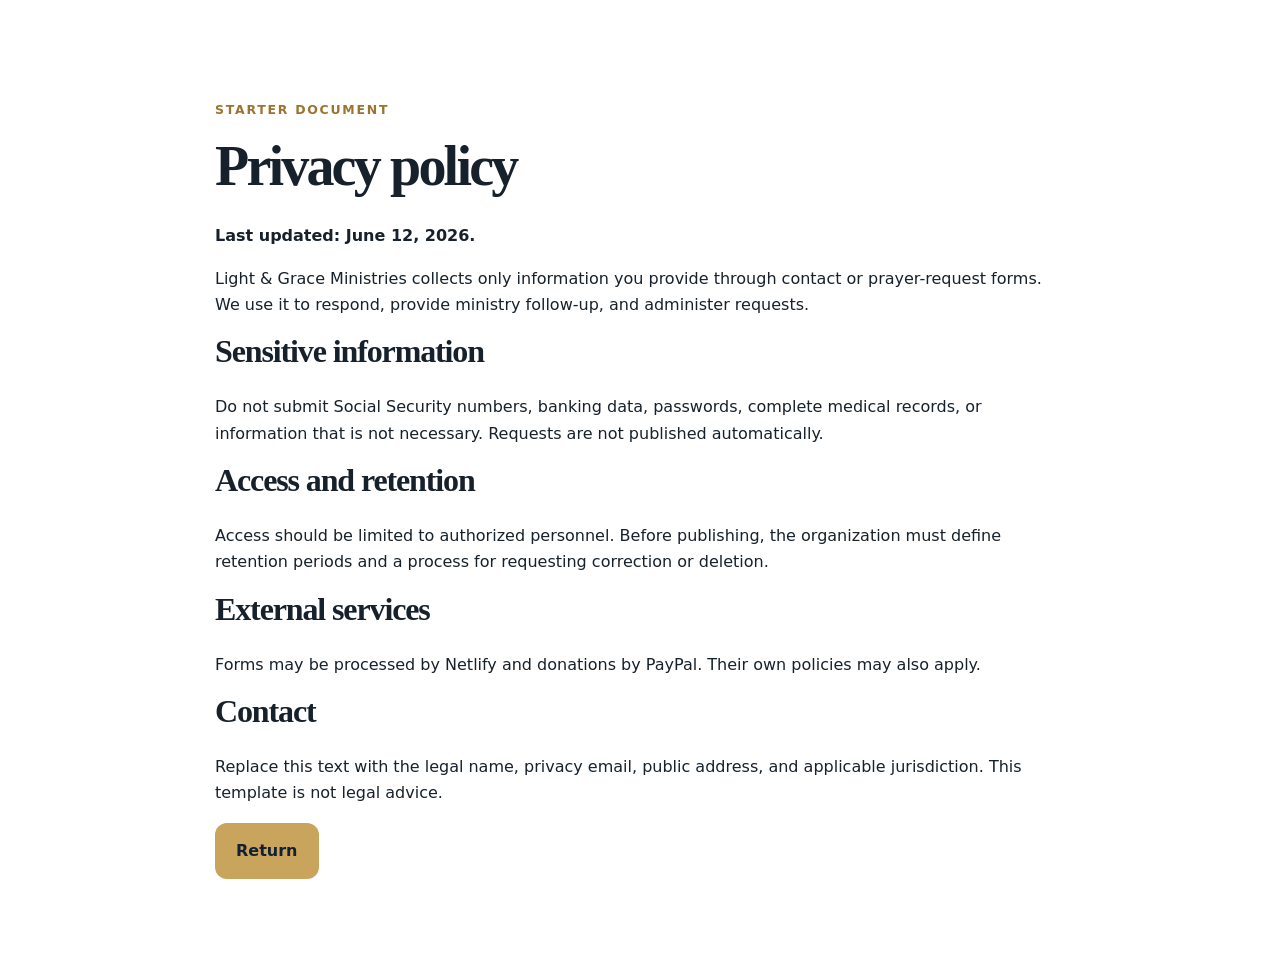
<file: en/privacy/index.html>
<!doctype html><html lang="en"><head><meta charset="utf-8"><meta name="viewport" content="width=device-width,initial-scale=1"><title>Privacy | Light & Grace Ministries</title><link rel="stylesheet" href="/assets/css/styles.css"></head><body><main class="section"><article class="container" style="max-width:850px"><p class="eyebrow">Starter document</p><h1 style="font-size:3.5rem">Privacy policy</h1><p><strong>Last updated: June 12, 2026.</strong></p><p>Light & Grace Ministries collects only information you provide through contact or prayer-request forms. We use it to respond, provide ministry follow-up, and administer requests.</p><h2 style="font-size:2rem">Sensitive information</h2><p>Do not submit Social Security numbers, banking data, passwords, complete medical records, or information that is not necessary. Requests are not published automatically.</p><h2 style="font-size:2rem">Access and retention</h2><p>Access should be limited to authorized personnel. Before publishing, the organization must define retention periods and a process for requesting correction or deletion.</p><h2 style="font-size:2rem">External services</h2><p>Forms may be processed by Netlify and donations by PayPal. Their own policies may also apply.</p><h2 style="font-size:2rem">Contact</h2><p>Replace this text with the legal name, privacy email, public address, and applicable jurisdiction. This template is not legal advice.</p><a class="button primary" href="/en/">Return</a></article></main></body></html>
</file>
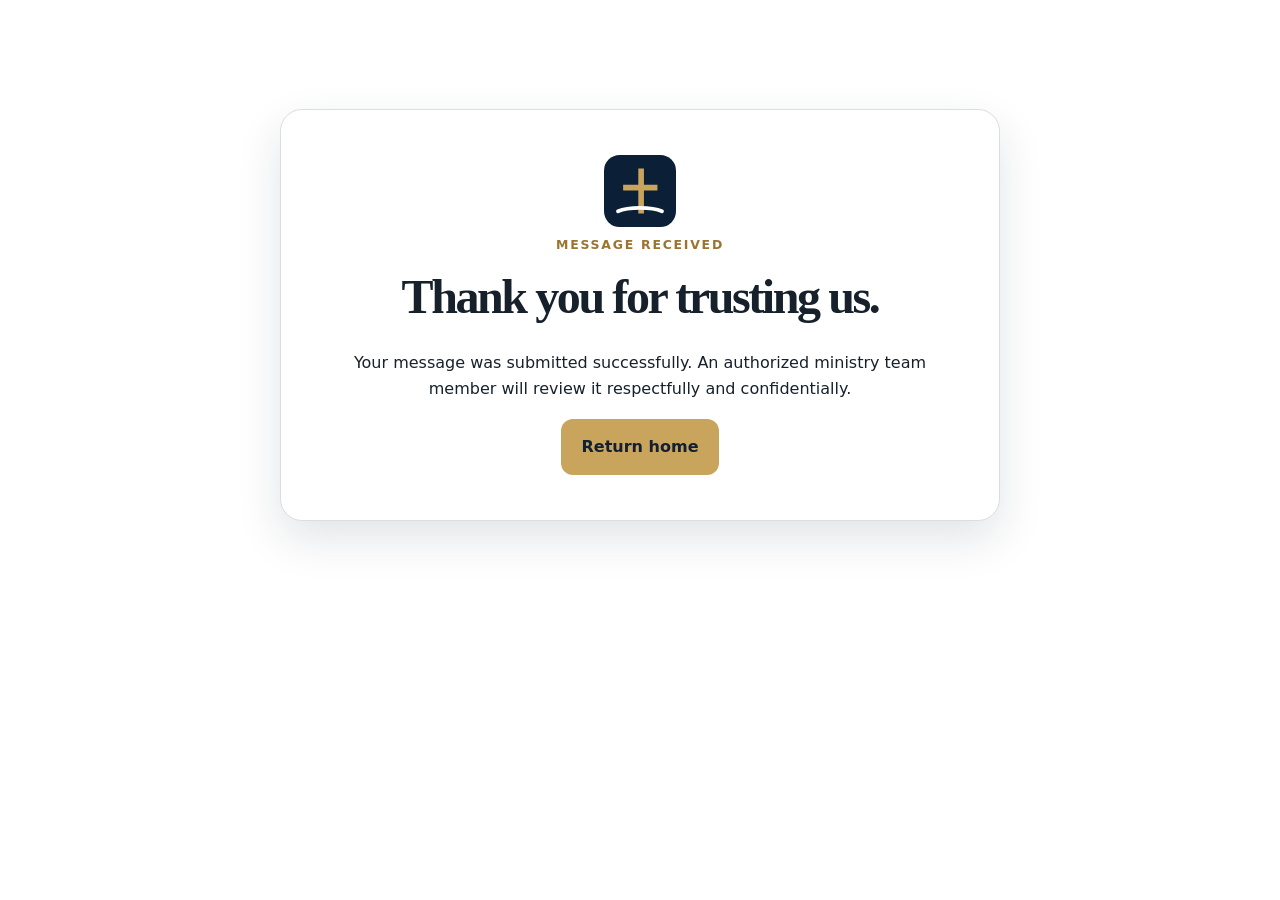
<file: en/thank-you/index.html>
<!doctype html><html lang="en"><head><meta charset="utf-8"><meta name="viewport" content="width=device-width,initial-scale=1"><title>Message received | Light & Grace Ministries</title><link rel="stylesheet" href="/assets/css/styles.css"></head><body><main class="simple-page"><div class="container simple-card"><img src="/assets/images/icon.svg" width="72" alt=""><p class="eyebrow">Message received</p><h1 style="font-size:3rem">Thank you for trusting us.</h1><p>Your message was submitted successfully. An authorized ministry team member will review it respectfully and confidentially.</p><a class="button primary" href="/en/">Return home</a></div></main></body></html>
</file>
<file: assets/css/styles.css>
:root{
  --navy:#0b1f36;--navy-2:#102d4e;--gold:#c9a45c;--cream:#f7f3ea;
  --paper:#fff;--ink:#17212b;--muted:#5e6b77;--line:#d9dee3;
  --shadow:0 18px 45px rgba(11,31,54,.12);--radius:22px;--max:1180px
}
*{box-sizing:border-box}
html{scroll-behavior:smooth}
body{margin:0;font-family:Inter,ui-sans-serif,system-ui,-apple-system,BlinkMacSystemFont,"Segoe UI",sans-serif;color:var(--ink);background:var(--paper);line-height:1.65}
img{max-width:100%}
a{color:inherit}
.container{width:min(calc(100% - 32px),var(--max));margin-inline:auto}
.skip-link{position:absolute;left:-9999px;top:8px;background:#fff;padding:10px;z-index:100}
.skip-link:focus{left:8px}
.site-header{position:sticky;top:0;z-index:50;background:rgba(255,255,255,.94);backdrop-filter:blur(12px);border-bottom:1px solid rgba(11,31,54,.08)}
.nav-wrap{min-height:78px;display:flex;align-items:center;justify-content:space-between;gap:24px}
.brand{display:flex;align-items:center;gap:12px;text-decoration:none}
.brand span{display:grid;line-height:1.2}.brand small{color:var(--muted);font-size:.74rem;margin-top:4px}
.main-nav{display:flex;align-items:center;gap:22px}.main-nav a{text-decoration:none;font-weight:700;font-size:.92rem}
.main-nav a:hover{color:#866824}.language-link{border:1px solid var(--line);padding:8px 12px;border-radius:999px}
.menu-button{display:none;border:1px solid var(--line);background:#fff;border-radius:12px;padding:10px 14px;font-weight:800}
.hero{background:radial-gradient(circle at 80% 20%,rgba(201,164,92,.22),transparent 30%),linear-gradient(135deg,var(--navy),var(--navy-2));color:#fff;padding:100px 0}
.hero-grid{display:grid;grid-template-columns:1.3fr .7fr;gap:70px;align-items:center}
.eyebrow{text-transform:uppercase;letter-spacing:.14em;font-weight:850;font-size:.78rem;color:#9a7430;margin:0 0 14px}
.hero .eyebrow,.gospel-band .eyebrow{color:#e4c887}
h1,h2,h3{font-family:Georgia,"Times New Roman",serif;line-height:1.12;margin-top:0}
h1{font-size:clamp(3rem,7vw,6.5rem);letter-spacing:-.05em;margin-bottom:26px}h1 span{color:#e4c887}
h2{font-size:clamp(2.25rem,4.8vw,4.4rem);letter-spacing:-.035em;margin-bottom:24px}
h3{font-size:1.55rem}
.hero-copy{font-size:1.22rem;max-width:720px;color:#dfe8f1}
.button-row{display:flex;flex-wrap:wrap;gap:14px;margin-top:34px}
.button{display:inline-flex;justify-content:center;align-items:center;padding:14px 20px;border-radius:12px;text-decoration:none;font-weight:850;border:1px solid transparent;cursor:pointer;font-size:1rem}
.primary{background:var(--gold);color:#132033}.primary:hover{background:#dabd82}
.secondary{border-color:rgba(255,255,255,.35);color:#fff}.secondary:hover{background:rgba(255,255,255,.08)}
.light{background:#fff;color:var(--navy)}
.full{width:100%}
.hero-card{background:rgba(255,255,255,.08);border:1px solid rgba(255,255,255,.18);padding:28px;border-radius:var(--radius);box-shadow:var(--shadow)}
.card-kicker{color:#e4c887;font-weight:850}
.hero-card a{display:flex;justify-content:space-between;text-decoration:none;padding:16px 0;border-bottom:1px solid rgba(255,255,255,.16);font-weight:750}
.section{padding:100px 0}.section-soft{background:var(--cream)}
.split{display:grid;grid-template-columns:1fr 1fr;gap:80px;align-items:start}
.split>div:last-child{font-size:1.08rem}
.scripture{border-left:4px solid var(--gold);padding-left:20px;color:var(--muted);font-style:italic;margin-top:28px}
.cards{display:grid;grid-template-columns:repeat(3,1fr);gap:20px;margin-top:42px}
.card{background:#fff;padding:28px;border-radius:18px;border:1px solid rgba(11,31,54,.08);box-shadow:0 10px 30px rgba(11,31,54,.05)}
.card>span{color:#a47b31;font-weight:900}.card p{color:var(--muted)}
.check-list{list-style:none;padding:0}.check-list li{margin:14px 0;padding-left:30px;position:relative}.check-list li:before{content:"✓";position:absolute;left:0;color:#94702f;font-weight:900}
.text-link{font-weight:850;color:#76591f}
.gospel-band{background:var(--navy);color:#fff}.centered{text-align:center;max-width:850px}.centered p{color:#dfe8f1;font-size:1.1rem}.centered .button{margin-top:18px}
.form-layout{display:grid;grid-template-columns:.8fr 1.2fr;gap:70px;align-items:start}
.form-card,.donation-box{background:#fff;border:1px solid var(--line);border-radius:var(--radius);padding:30px;box-shadow:var(--shadow)}
.field-grid{display:grid;grid-template-columns:1fr 1fr;gap:16px}
label{display:grid;gap:7px;font-weight:780;margin-bottom:17px}
label span,.fine-print{font-weight:500;color:var(--muted);font-size:.87rem}
input,select,textarea{width:100%;font:inherit;border:1px solid #bdc6ce;border-radius:10px;padding:12px 13px;background:#fff;color:var(--ink)}
input:focus,select:focus,textarea:focus{outline:3px solid rgba(201,164,92,.25);border-color:#9a7430}
textarea{resize:vertical}
.checkbox{grid-template-columns:auto 1fr;align-items:start}.checkbox input{width:18px;height:18px;margin-top:4px}.checkbox span{font-size:.94rem;color:var(--ink)}
.hidden{position:absolute;left:-9999px}
.privacy-note{margin-top:24px;padding:18px;border-radius:14px;background:#f4ead4;border-left:4px solid var(--gold)}
.donation-section{background:#edf2f6}.donation-grid{display:grid;grid-template-columns:1fr 1fr;gap:70px;align-items:center}
.paypal-placeholder{min-height:180px;border:2px dashed #aeb8c1;border-radius:16px;display:grid;place-content:center;text-align:center;padding:22px;color:var(--muted)}
.paypal-placeholder strong{color:var(--navy)}
address{font-style:normal;line-height:1.9;margin-top:24px}
.site-footer{background:#071728;color:#fff;padding:70px 0 28px}
.footer-grid{display:grid;grid-template-columns:2fr 1fr 1fr;gap:50px}.footer-grid>div{display:grid;align-content:start;gap:10px}.footer-grid a{text-decoration:none;color:#d9e1e8}.footer-brand{margin-bottom:8px}.legal{border-top:1px solid rgba(255,255,255,.12);margin-top:44px;padding-top:24px;color:#9fb0bf;font-size:.9rem}
.simple-page{min-height:70vh;display:grid;place-items:center;padding:60px 0}.simple-card{max-width:720px;text-align:center;background:#fff;border:1px solid var(--line);box-shadow:var(--shadow);border-radius:var(--radius);padding:45px}
@media(max-width:860px){
  .menu-button{display:block}.main-nav{display:none;position:absolute;top:78px;left:0;right:0;background:#fff;padding:20px 16px 28px;border-bottom:1px solid var(--line);box-shadow:var(--shadow);flex-direction:column;align-items:stretch}.main-nav.open{display:flex}
  .hero{padding:70px 0}.hero-grid,.split,.form-layout,.donation-grid{grid-template-columns:1fr;gap:38px}.cards{grid-template-columns:1fr 1fr}.section{padding:75px 0}.hero-card{padding:22px}
}
@media(max-width:560px){
  .brand strong{font-size:.9rem}.brand small{font-size:.65rem}.brand img{width:38px}
  h1{font-size:3.3rem}.cards,.field-grid,.footer-grid{grid-template-columns:1fr}
  .section{padding:62px 0}.form-card,.donation-box{padding:20px}.button-row .button{width:100%}
}
</file>
